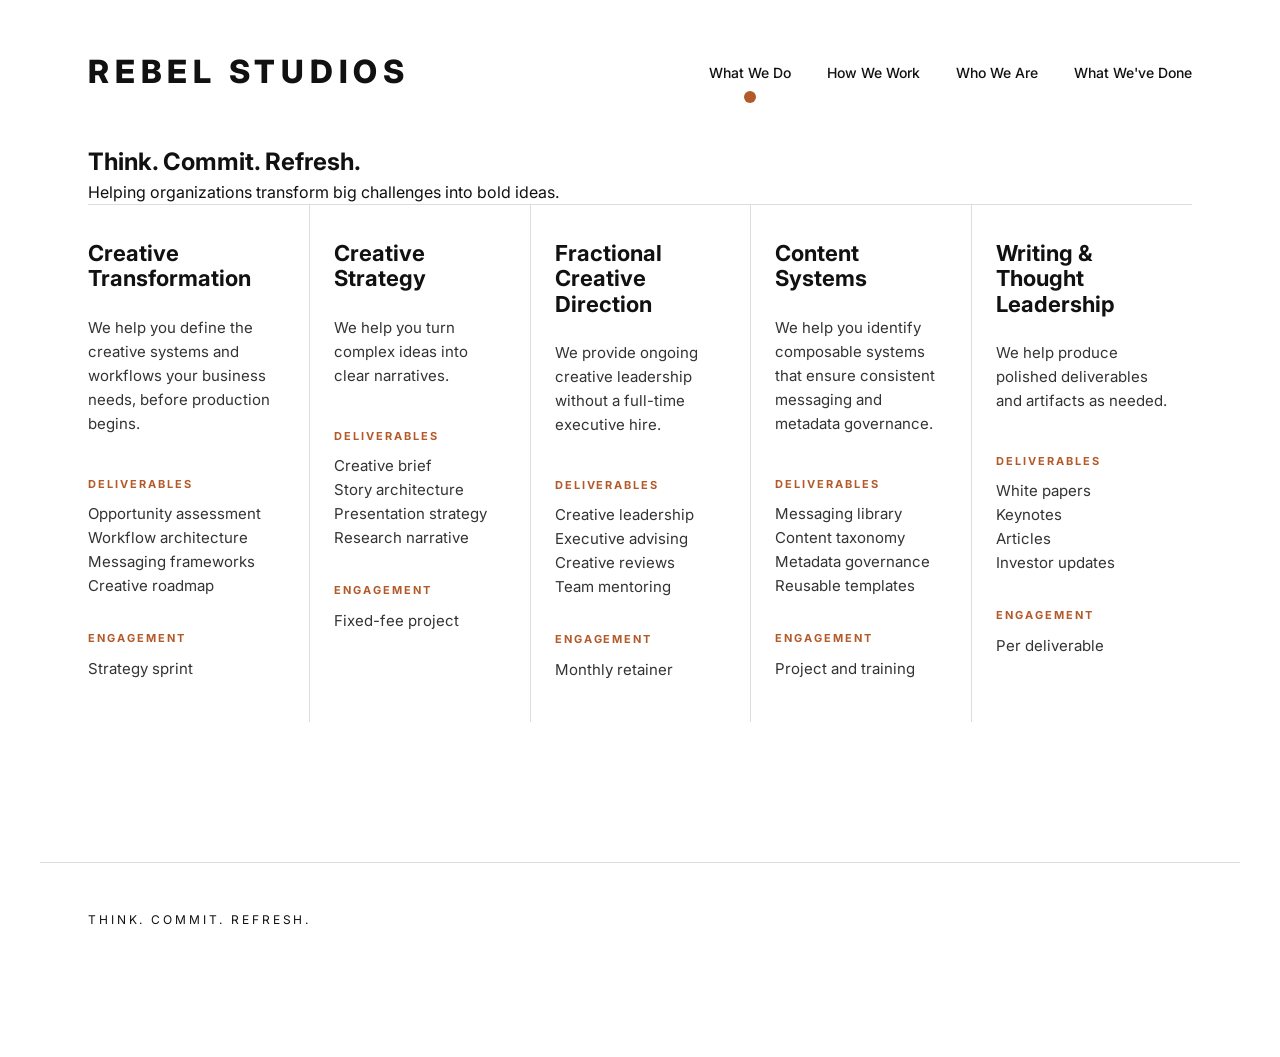
<file: index.html>
<!DOCTYPE html>
<html lang="en">
<head>
<meta charset="UTF-8">
<meta name="viewport" content="width=device-width, initial-scale=1.0">
<title>Rebel Studios | What We Do</title>
<link rel="preconnect" href="https://fonts.googleapis.com">
<link rel="preconnect" href="https://fonts.gstatic.com" crossorigin>
<link href="https://fonts.googleapis.com/css2?family=Inter:wght@300;400;500;600;700;800&display=swap" rel="stylesheet">
<link rel="stylesheet" href="style.css">
</head>

<body>

<header class="site-header">
  <a class="logo" href="index.html">REBEL STUDIOS</a>

  <nav class="main-nav">
    <a class="active" href="index.html">What We Do</a>
    <a href="how-we-work.html">How We Work</a>
    <a href="who-we-are.html">Who We Are</a>
    <a href="what-weve-done.html">What We've Done</a>
  </nav>
</header>

<main>

<section class="home-hero">
  <h1>Think. Commit.  Refresh. </h1>
   </p>
   </p>
  <p class="home-mission">
    </p>
    Helping organizations transform big challenges into bold ideas. 
  </p>
  </p>
  </p>
  </p>
  </p>
  
  <p class="home-statement">
  
  </p>
</section>

<section class="services-section">


  <div class="service-menu">

    <article class="service-item">
      <h2>Creative Transformation</h2>
      <p class="service-purpose">We help you define the creative systems and workflows your business needs, before production begins.</p>
      <h3>Deliverables</h3>
      <ul>
        <li>Opportunity assessment</li>
        <li>Workflow architecture</li>
        <li>Messaging frameworks</li>
        <li>Creative roadmap</li>
      </ul>
      <h3>Engagement</h3>
      <p>Strategy sprint</p>
    </article>

    <article class="service-item">
      <h2>Creative Strategy</h2>
      <p class="service-purpose">We help you turn complex ideas into clear narratives.</p>
      <h3>Deliverables</h3>
      <ul>
        <li>Creative brief</li>
        <li>Story architecture</li>
        <li>Presentation strategy</li>
        <li>Research narrative</li>
      </ul>
      <h3>Engagement</h3>
      <p>Fixed-fee project</p>
    </article>

    <article class="service-item">
      <h2>Fractional Creative Direction</h2>
      <p class="service-purpose">We provide ongoing creative leadership without a full-time executive hire.</p>
      <h3>Deliverables</h3>
      <ul>
        <li>Creative leadership</li>
        <li>Executive advising</li>
        <li>Creative reviews</li>
        <li>Team mentoring</li>
      </ul>
      <h3>Engagement</h3>
      <p>Monthly retainer</p>
    </article>

    <article class="service-item">
      <h2>Content Systems</h2>
      <p class="service-purpose">We help you identify composable systems that ensure consistent messaging and metadata governance.</p>
      <h3>Deliverables</h3>
      <ul>
        <li>Messaging library</li>
        <li>Content taxonomy</li>
        <li>Metadata governance</li>
        <li>Reusable templates</li>
      </ul>
      <h3>Engagement</h3>
      <p>Project and training</p>
    </article>

    <article class="service-item">
      <h2>Writing & Thought Leadership</h2>
      <p class="service-purpose">We help produce polished deliverables and artifacts as needed.</p>
      <h3>Deliverables</h3>
      <ul>
        <li>White papers</li>
        <li>Keynotes</li>
        <li>Articles</li>
        <li>Investor updates</li>
      </ul>
      <h3>Engagement</h3>
      <p>Per deliverable</p>
    </article>

  </div>
</section>

</main>

<footer>
  Think. Commit. Refresh.
</footer>

</body>
</html>
</file>
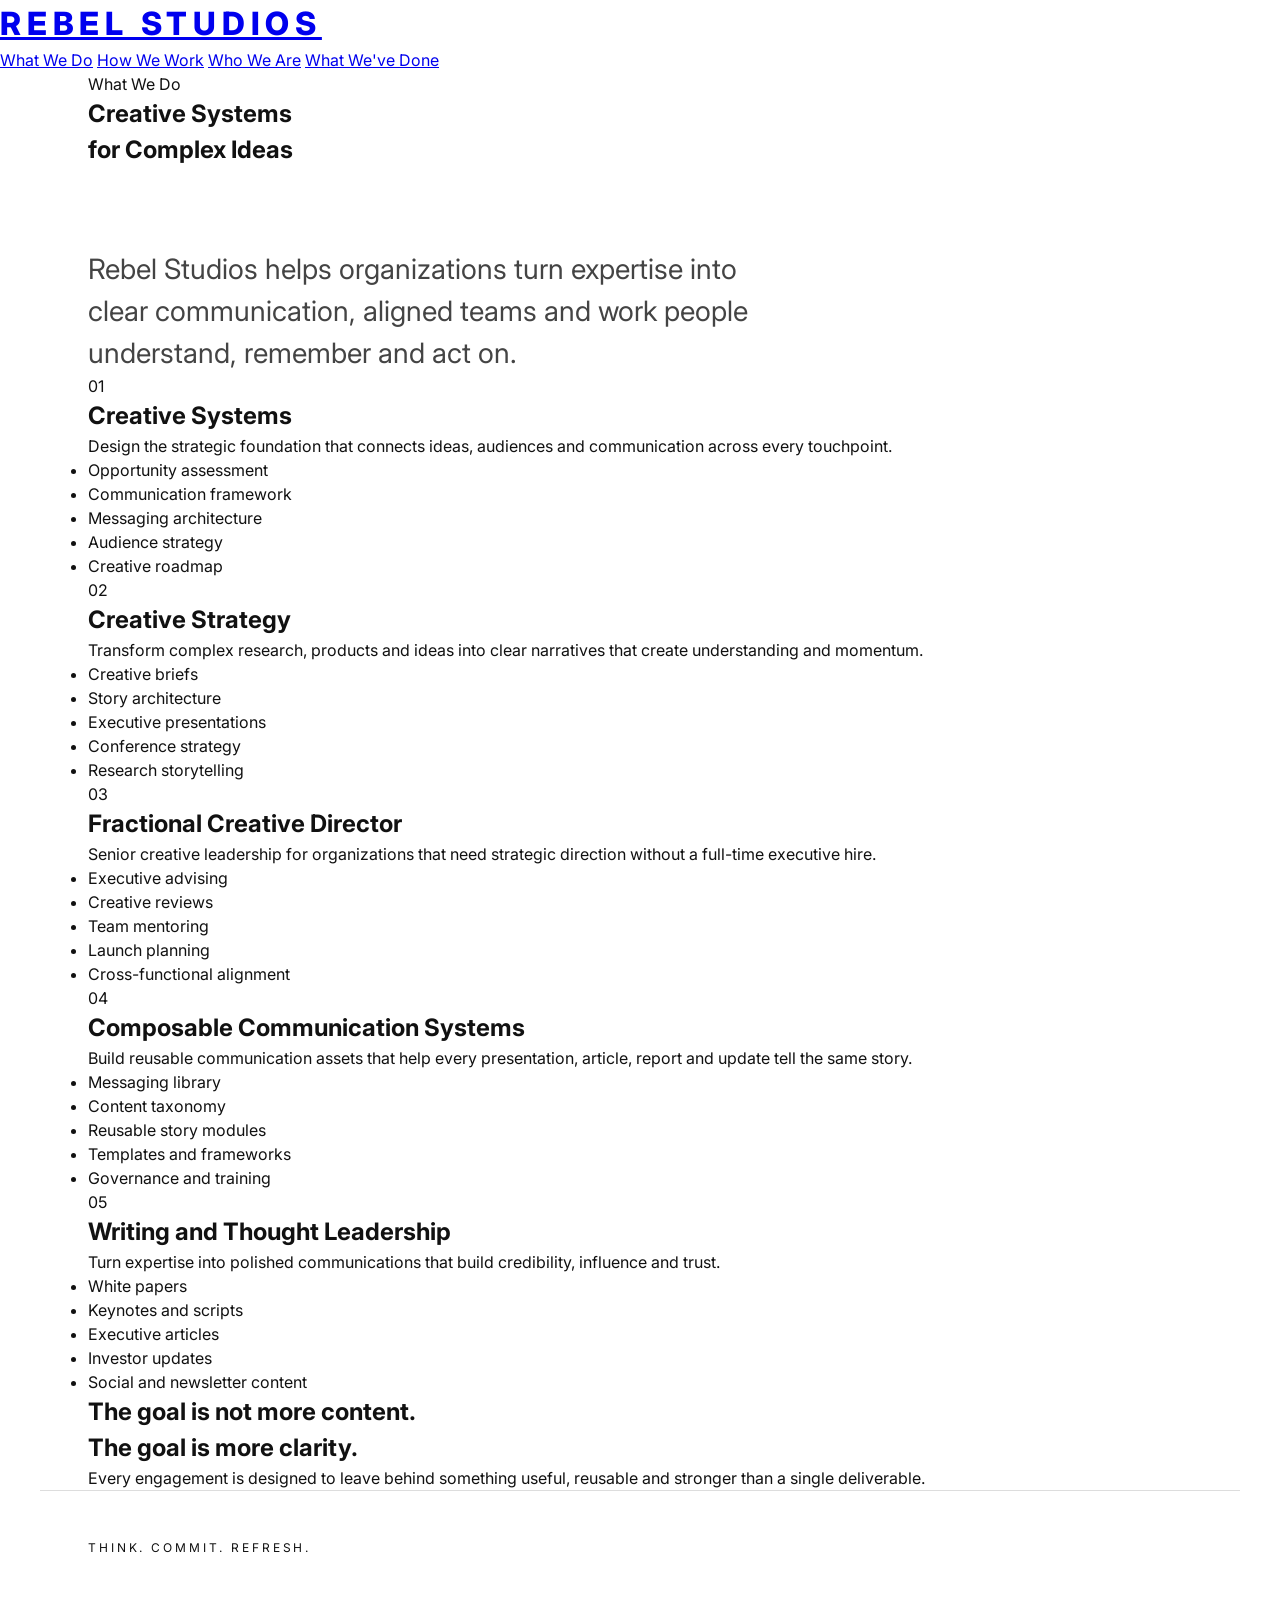
<file: home.html>
<!DOCTYPE html>
<html lang="en">
<head>

<meta charset="UTF-8">
<meta name="viewport" content="width=device-width, initial-scale=1.0">

<title>What We Do | Rebel Studios</title>

<link rel="preconnect" href="https://fonts.googleapis.com">
<link rel="preconnect" href="https://fonts.gstatic.com" crossorigin>

<link href="https://fonts.googleapis.com/css2?family=Inter:wght@300;400;500;600;700;800&display=swap" rel="stylesheet">

<link rel="stylesheet" href="style.css">

</head>

<body>

<header>

<div class="logo">
<a href="index.html">REBEL STUDIOS</a>
</div>

<nav>
<a href="what-we-do.html">What We Do</a>
<a href="#">How We Work</a>
<a href="#">Who We Are</a>
<a href="#">What We've Done</a>
</nav>

</header>

<main>

<section class="page-intro">

<p class="eyebrow">What We Do</p>

<h1>
Creative Systems<br>
for Complex Ideas
</h1>

<p class="mission">
Rebel Studios helps organizations turn expertise into clear communication, aligned teams and work people understand, remember and act on.
</p>

</section>

<section class="offerings" id="what">

<div class="offering">
<p class="number">01</p>
<h2>Creative Systems</h2>
<p>Design the strategic foundation that connects ideas, audiences and communication across every touchpoint.</p>
<ul>
<li>Opportunity assessment</li>
<li>Communication framework</li>
<li>Messaging architecture</li>
<li>Audience strategy</li>
<li>Creative roadmap</li>
</ul>
</div>

<div class="offering">
<p class="number">02</p>
<h2>Creative Strategy</h2>
<p>Transform complex research, products and ideas into clear narratives that create understanding and momentum.</p>
<ul>
<li>Creative briefs</li>
<li>Story architecture</li>
<li>Executive presentations</li>
<li>Conference strategy</li>
<li>Research storytelling</li>
</ul>
</div>

<div class="offering">
<p class="number">03</p>
<h2>Fractional Creative Director</h2>
<p>Senior creative leadership for organizations that need strategic direction without a full-time executive hire.</p>
<ul>
<li>Executive advising</li>
<li>Creative reviews</li>
<li>Team mentoring</li>
<li>Launch planning</li>
<li>Cross-functional alignment</li>
</ul>
</div>

<div class="offering">
<p class="number">04</p>
<h2>Composable Communication Systems</h2>
<p>Build reusable communication assets that help every presentation, article, report and update tell the same story.</p>
<ul>
<li>Messaging library</li>
<li>Content taxonomy</li>
<li>Reusable story modules</li>
<li>Templates and frameworks</li>
<li>Governance and training</li>
</ul>
</div>

<div class="offering">
<p class="number">05</p>
<h2>Writing and Thought Leadership</h2>
<p>Turn expertise into polished communications that build credibility, influence and trust.</p>
<ul>
<li>White papers</li>
<li>Keynotes and scripts</li>
<li>Executive articles</li>
<li>Investor updates</li>
<li>Social and newsletter content</li>
</ul>
</div>

</section>

<section class="close">

<h2>
The goal is not more content.<br>
The goal is more clarity.
</h2>

<p>
Every engagement is designed to leave behind something useful, reusable and stronger than a single deliverable.
</p>

</section>

</main>

<footer>
Think. Commit. Refresh.
</footer>

</body>
</html>
</file>
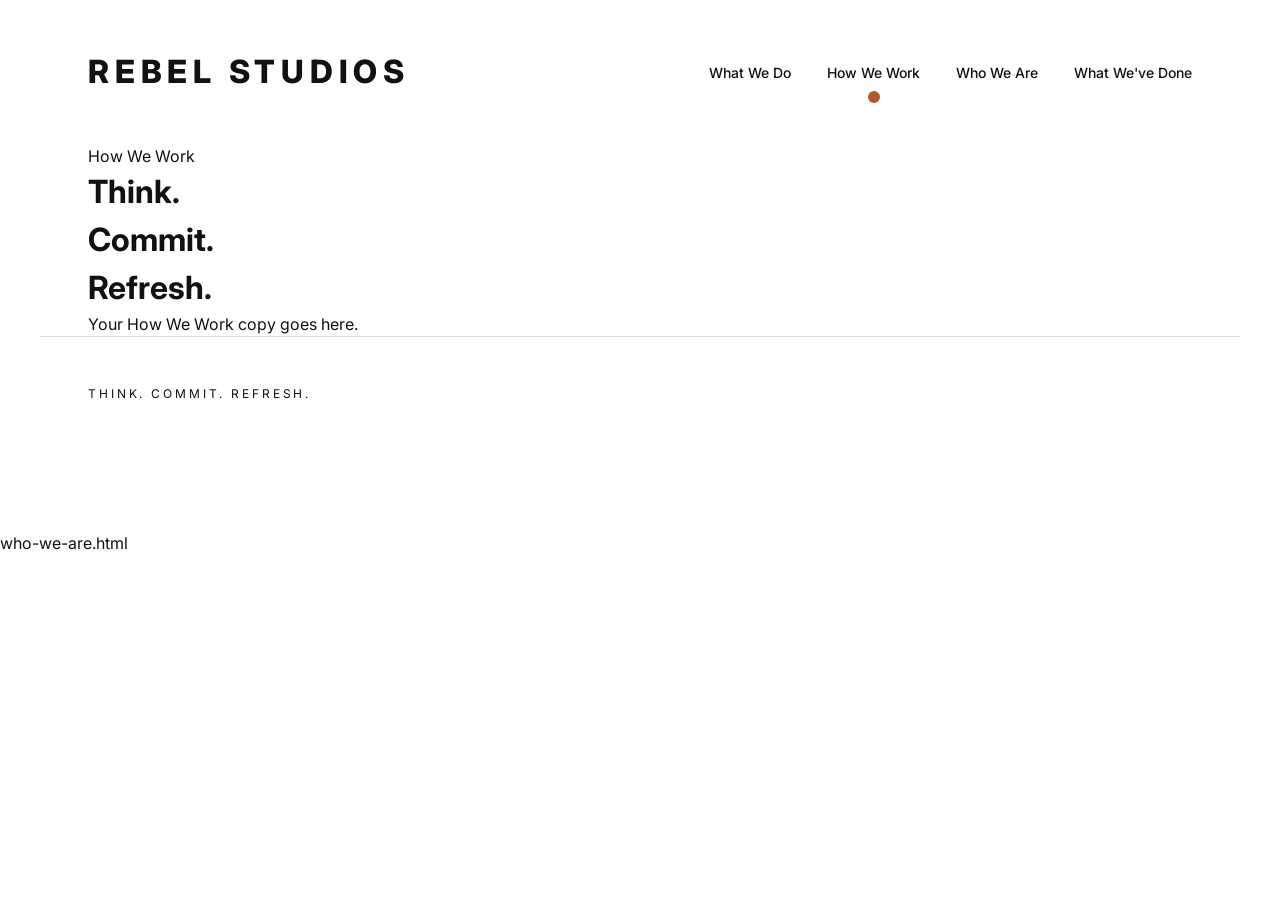
<file: how-we-work.html>
<!DOCTYPE html>
<html lang="en">
<head>
<meta charset="UTF-8">
<meta name="viewport" content="width=device-width, initial-scale=1.0">
<title>How We Work | Rebel Studios</title>
<link rel="preconnect" href="https://fonts.googleapis.com">
<link rel="preconnect" href="https://fonts.gstatic.com" crossorigin>
<link href="https://fonts.googleapis.com/css2?family=Inter:wght@300;400;500;600;700;800&display=swap" rel="stylesheet">
<link rel="stylesheet" href="style.css">
</head>

<body>

<header class="site-header">
  <a class="logo" href="index.html">REBEL STUDIOS</a>

  <nav class="main-nav">
    <a href="index.html">What We Do</a>
    <a class="active" href="how-we-work.html">How We Work</a>
    <a href="who-we-are.html">Who We Are</a>
    <a href="what-weve-done.html">What We've Done</a>
  </nav>
</header>

<main class="page">
  <p class="kicker">How We Work</p>

  <h1>Think.<br>Commit.<br>Refresh.</h1>

  <section class="text-block">
    <p>Your How We Work copy goes here.</p>
  </section>
</main>

<footer>
  Think. Commit. Refresh.
</footer>

</body>
</html>
who-we-are.html
</file>
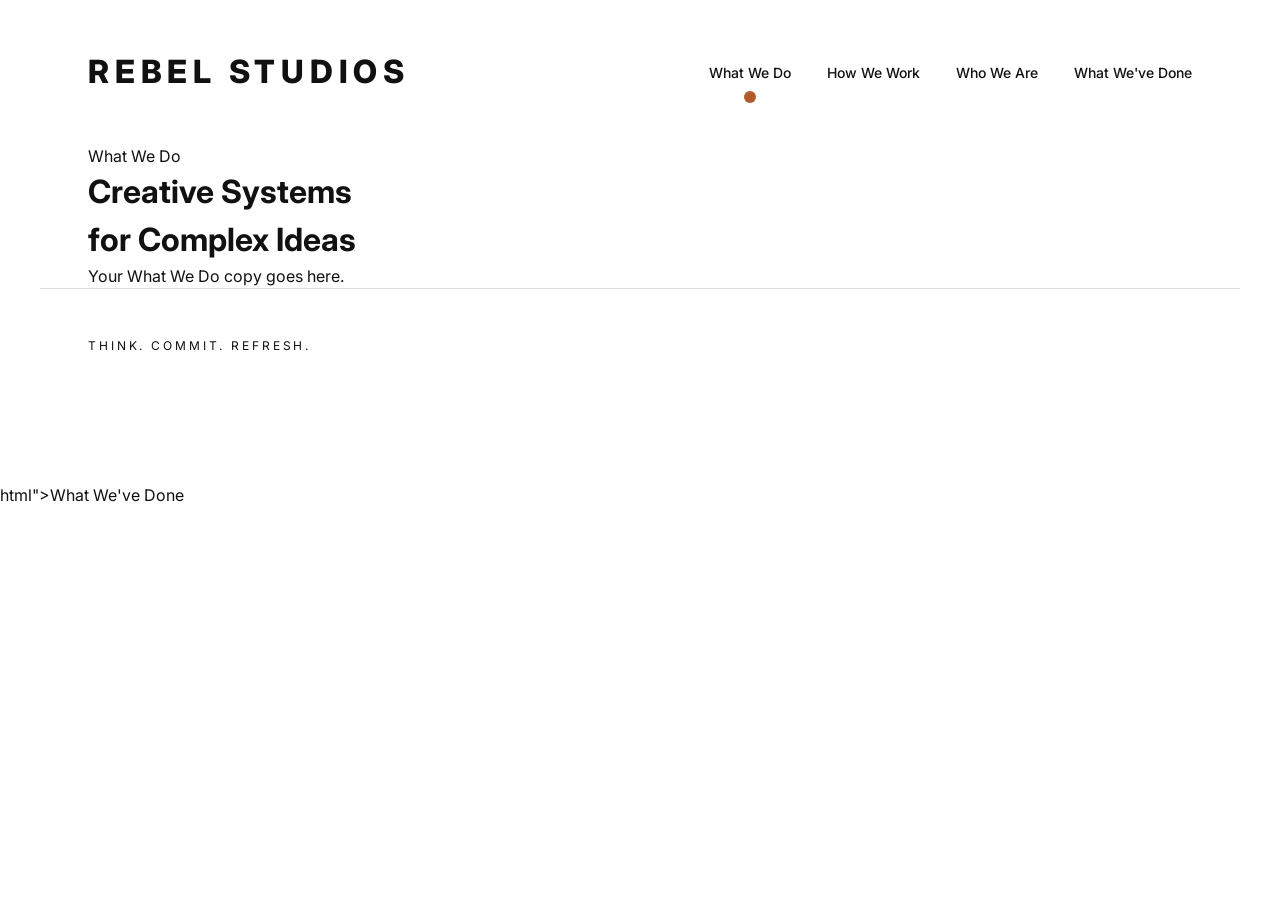
<file: what-we-do.html>
<!DOCTYPE html>
<html lang="en">
<head>
<meta charset="UTF-8">
<meta name="viewport" content="width=device-width, initial-scale=1.0">
<title>What We Do | Rebel Studios</title>
<link rel="preconnect" href="https://fonts.googleapis.com">
<link rel="preconnect" href="https://fonts.gstatic.com" crossorigin>
<link href="https://fonts.googleapis.com/css2?family=Inter:wght@300;400;500;600;700;800&display=swap" rel="stylesheet">
<link rel="stylesheet" href="style.css">
</head>

<body>

<header class="site-header">
  <a class="logo" href="index.html">REBEL STUDIOS</a>

  <nav class="main-nav">
    <a class="active" href="index.html">What We Do</a>
    <a href="how-we-work.html">How We Work</a>
    <a href="who-we-are.html">Who We Are</a>
    <a href="what-weve-done.html">What We've Done</a>
  </nav>
</header>

<main class="page">
  <p class="kicker">What We Do</p>

  <h1>Creative Systems<br>for Complex Ideas</h1>

  <section class="text-block">
    <p>Your What We Do copy goes here.</p>
  </section>
</main>

<footer>
  Think. Commit. Refresh.
</footer>

</body>
</html>html">What We've Done</a>
</nav>
</file>
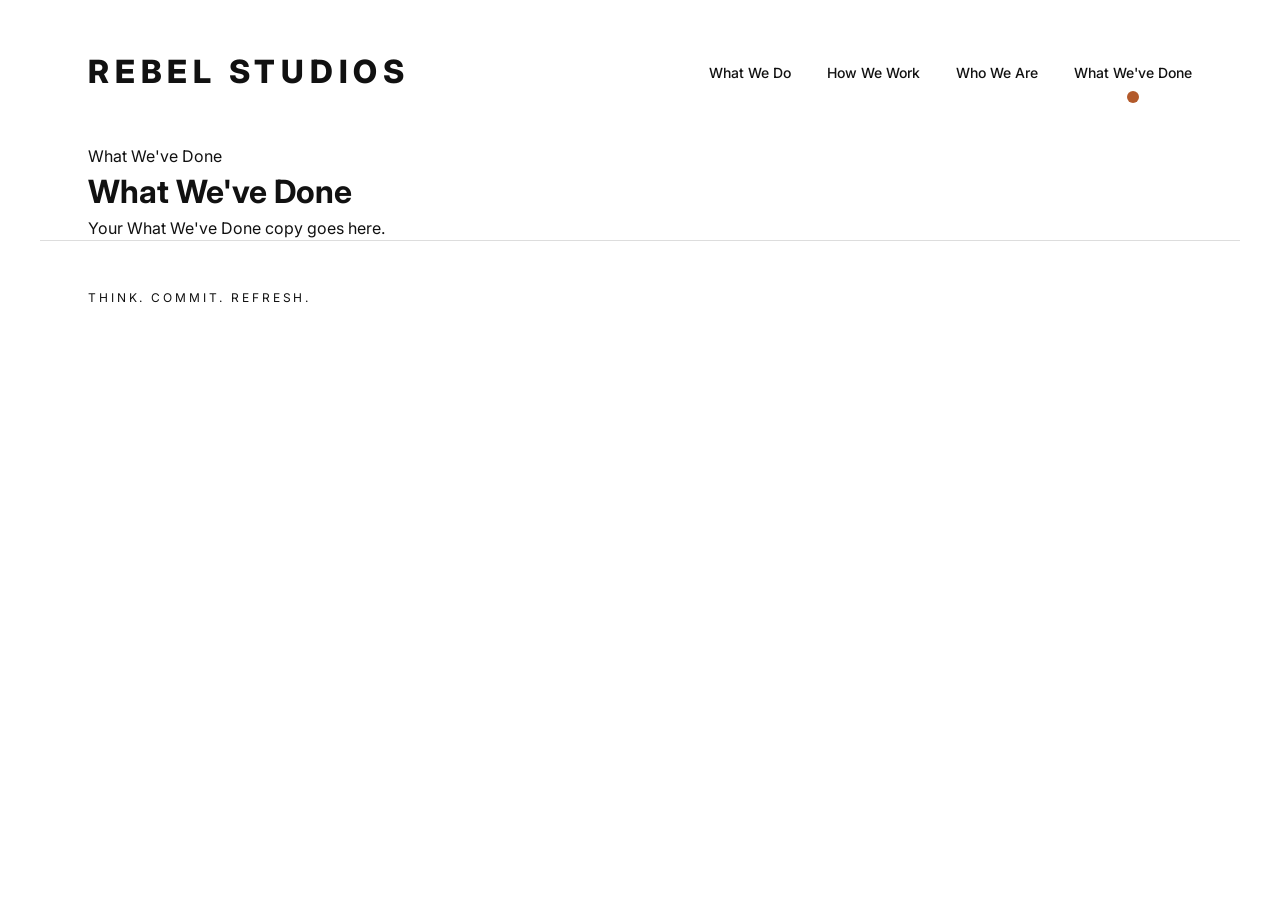
<file: what-weve-done.html>
<!DOCTYPE html>
<html lang="en">
<head>
<meta charset="UTF-8">
<meta name="viewport" content="width=device-width, initial-scale=1.0">
<title>What We've Done | Rebel Studios</title>
<link rel="preconnect" href="https://fonts.googleapis.com">
<link rel="preconnect" href="https://fonts.gstatic.com" crossorigin>
<link href="https://fonts.googleapis.com/css2?family=Inter:wght@300;400;500;600;700;800&display=swap" rel="stylesheet">
<link rel="stylesheet" href="style.css">
</head>

<body>

<header class="site-header">
  <a class="logo" href="index.html">REBEL STUDIOS</a>

  <nav class="main-nav">
    <a href="index.html">What We Do</a>
    <a href="how-we-work.html">How We Work</a>
    <a href="who-we-are.html">Who We Are</a>
    <a class="active" href="what-weve-done.html">What We've Done</a>
  </nav>
</header>

<main class="page">
  <p class="kicker">What We've Done</p>

  <h1>What We've Done</h1>

  <section class="text-block">
    <p>Your What We've Done copy goes here.</p>
  </section>
</main>

<footer>
  Think. Commit. Refresh.
</footer>

</body>
</html>
</file>
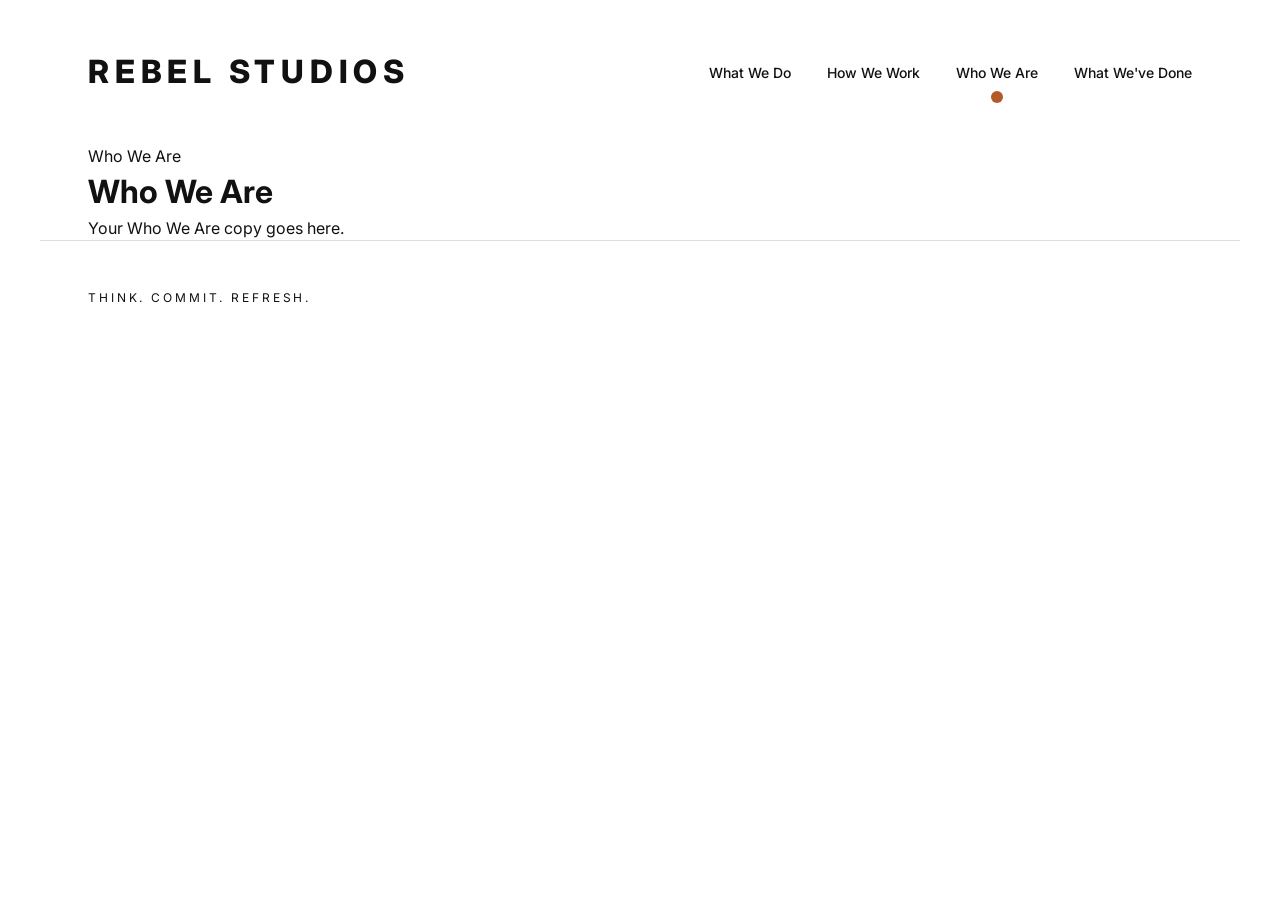
<file: who-we-are.html>
<!DOCTYPE html>
<html lang="en">
<head>
<meta charset="UTF-8">
<meta name="viewport" content="width=device-width, initial-scale=1.0">
<title>Who We Are | Rebel Studios</title>
<link rel="preconnect" href="https://fonts.googleapis.com">
<link rel="preconnect" href="https://fonts.gstatic.com" crossorigin>
<link href="https://fonts.googleapis.com/css2?family=Inter:wght@300;400;500;600;700;800&display=swap" rel="stylesheet">
<link rel="stylesheet" href="style.css">
</head>

<body>

<header class="site-header">
  <a class="logo" href="index.html">REBEL STUDIOS</a>

  <nav class="main-nav">
    <a href="index.html">What We Do</a>
    <a href="how-we-work.html">How We Work</a>
    <a class="active" href="who-we-are.html">Who We Are</a>
    <a href="what-weve-done.html">What We've Done</a>
  </nav>
</header>

<main class="page">
  <p class="kicker">Who We Are</p>

  <h1>Who We Are</h1>

  <section class="text-block">
    <p>Your Who We Are copy goes here.</p>
  </section>
</main>

<footer>
  Think. Commit. Refresh.
</footer>

</body>
</html>
</file>
<file: style.css>
* {
  margin: 0;
  padding: 0;
  box-sizing: border-box;
}

html {
  scroll-behavior: smooth;
}

body {
  font-family: Inter, sans-serif;
  color: #111;
  background: #fff;
  line-height: 1.5;
}

/* Header */

.site-header {
  max-width: 1200px;
  margin: 0 auto;
  padding: 48px;
  display: flex;
  justify-content: space-between;
  align-items: center;
}

.logo {
  color: #111;
  text-decoration: none;
  font-size: 32px;
  font-weight: 800;
  letter-spacing: .18em;
}

.main-nav {
  display: flex;
  gap: 36px;
}

.main-nav a {
  position: relative;
  color: #111;
  text-decoration: none;
  font-size: 14px;
  font-weight: 500;
}

.main-nav a.active::after {
  content: "";
  width: 12px;
  height: 12px;
  border-radius: 50%;
  background: #B35A2B;
  position: absolute;
  left: 50%;
  bottom: -20px;
  transform: translateX(-50%);
}

/* Hero */

.hero {
  max-width: 1200px;
  margin: 0 auto;
  padding: 110px 48px 130px;
}

.hero h1 {
  max-width: 900px;
  font-size: clamp(56px, 7vw, 92px);
  font-weight: 300;
  line-height: .95;
}

.mission {
  max-width: 680px;
  margin-top: 80px;
  font-size: 28px;
  line-height: 1.5;
  color: #444;
}

.statement {
  max-width: 900px;
  margin-top: 100px;
  font-size: clamp(36px, 4vw, 54px);
  font-weight: 300;
  line-height: 1.18;
}

/* Services */

.services-section {
  max-width: 1200px;
  margin: 0 auto;
  padding: 0 48px 140px;
}

.section-label {
  margin-bottom: 48px;
  font-size: 12px;
  font-weight: 700;
  letter-spacing: .24em;
  text-transform: uppercase;
}

.service-menu {
  display: grid;
  grid-template-columns: repeat(5, 1fr);
  border-top: 1px solid #ddd;
}

.service-menu article {
  padding: 36px 24px 0;
  border-left: 1px solid #ddd;
}

.service-menu article:first-child {
  border-left: none;
  padding-left: 0;
}

.service-menu h2 {
  margin-bottom: 28px;
  font-size: 22px;
  font-weight: 700;
  line-height: 1.15;
}

.service-menu p {
  margin-bottom: 40px;
  font-size: 15px;
  line-height: 1.55;
  color: #333;
}

.service-menu h3 {
  margin-bottom: 12px;
  font-size: 11px;
  font-weight: 700;
  letter-spacing: .18em;
  text-transform: uppercase;
  color: #B35A2B;
}

.service-menu ul {
  list-style: none;
  margin-bottom: 40px;
}

.service-menu li {
  font-size: 14px;
  line-height: 1.7;
  color: #333;
}

/* Footer */

footer {
  max-width: 1200px;
  margin: 0 auto 80px;
  padding: 48px;
  border-top: 1px solid #ddd;
  font-size: 12px;
  letter-spacing: .24em;
  text-transform: uppercase;
}

/* Responsive */

@media (max-width: 1100px) {
  .site-header {
    flex-direction: column;
    align-items: flex-start;
    gap: 32px;
    padding: 40px 32px;
  }

  .main-nav {
    flex-wrap: wrap;
    gap: 20px 28px;
  }

  .main-nav a.active::after {
    left: 0;
    bottom: -14px;
    transform: none;
  }

  .hero {
    padding: 80px 32px 110px;
  }

  .mission {
    font-size: 22px;
    margin-top: 56px;
  }

  .statement {
    margin-top: 72px;
  }

  .services-section {
    padding: 0 32px 120px;
  }

  .service-menu {
    grid-template-columns: 1fr;
  }

  .service-menu article {
    border-left: none;
    border-top: 1px solid #ddd;
    padding: 36px 0;
  }

  .service-menu article:first-child {
    border-top: none;
  }

  footer {
    padding: 32px;
  }
}
/* ---------- FINAL HOMEPAGE FIX ---------- */

.hero {
  max-width: 1200px !important;
  margin: 0 auto !important;
  padding: 120px 48px 130px !important;
}

.hero h1 {
  max-width: 900px !important;
  font-size: clamp(64px, 7vw, 92px) !important;
  font-weight: 300 !important;
  line-height: .95 !important;
}

.mission {
  max-width: 680px !important;
  margin-top: 80px !important;
  font-size: 28px !important;
  line-height: 1.5 !important;
  color: #444 !important;
}

.statement {
  max-width: 900px !important;
  margin-top: 100px !important;
  font-size: clamp(38px, 4vw, 54px) !important;
  font-weight: 300 !important;
  line-height: 1.18 !important;
}

.services-section {
  max-width: 1200px !important;
  margin: 0 auto !important;
  padding: 0 48px 140px !important;
}

.service-menu {
  display: grid !important;
  grid-template-columns: repeat(5, 1fr) !important;
  gap: 0 !important;
  border-top: 1px solid #ddd !important;
}

.service-menu article {
  padding: 36px 24px 0 !important;
  border-left: 1px solid #ddd !important;
}

.service-menu article:first-child {
  border-left: none !important;
  padding-left: 0 !important;
}

.service-menu h2 {
  font-size: 22px !important;
  font-weight: 700 !important;
  line-height: 1.15 !important;
  margin-bottom: 24px !important;
}

.service-menu h3 {
  font-size: 11px !important;
  font-weight: 700 !important;
  letter-spacing: .18em !important;
  text-transform: uppercase !important;
  color: #B35A2B !important;
  margin: 32px 0 10px !important;
}

.service-menu p,
.service-menu li {
  font-size: 15px !important;
  line-height: 1.6 !important;
  color: #333 !important;
}

.service-menu ul {
  list-style: none !important;
  margin: 0 0 28px !important;
  padding: 0 !important;
}

@media (max-width: 1100px) {
  .service-menu {
    grid-template-columns: 1fr !important;
  }

  .service-menu article {
    border-left: none !important;
    border-top: 1px solid #ddd !important;
    padding: 36px 0 !important;
  }
}
/* ---------- HARD ALIGN HOMEPAGE ---------- */

main {
  max-width: 1200px;
  margin: 0 auto;
  padding: 0 48px;
}

.hero {
  max-width: none !important;
  margin: 0 !important;
  padding: 110px 0 130px !important;
}

.services-section {
  max-width: none !important;
  margin: 0 !important;
  padding: 0 0 140px !important;
}

footer {
  max-width: 1200px;
  margin: 0 auto 80px !important;
  padding: 48px !important;
}

@media (max-width: 1100px) {
  main {
    padding: 0 32px;
  }

  .hero {
    padding: 80px 0 110px !important;
  }

  .services-section {
    padding: 0 0 120px !important;
  }
}
</file>
